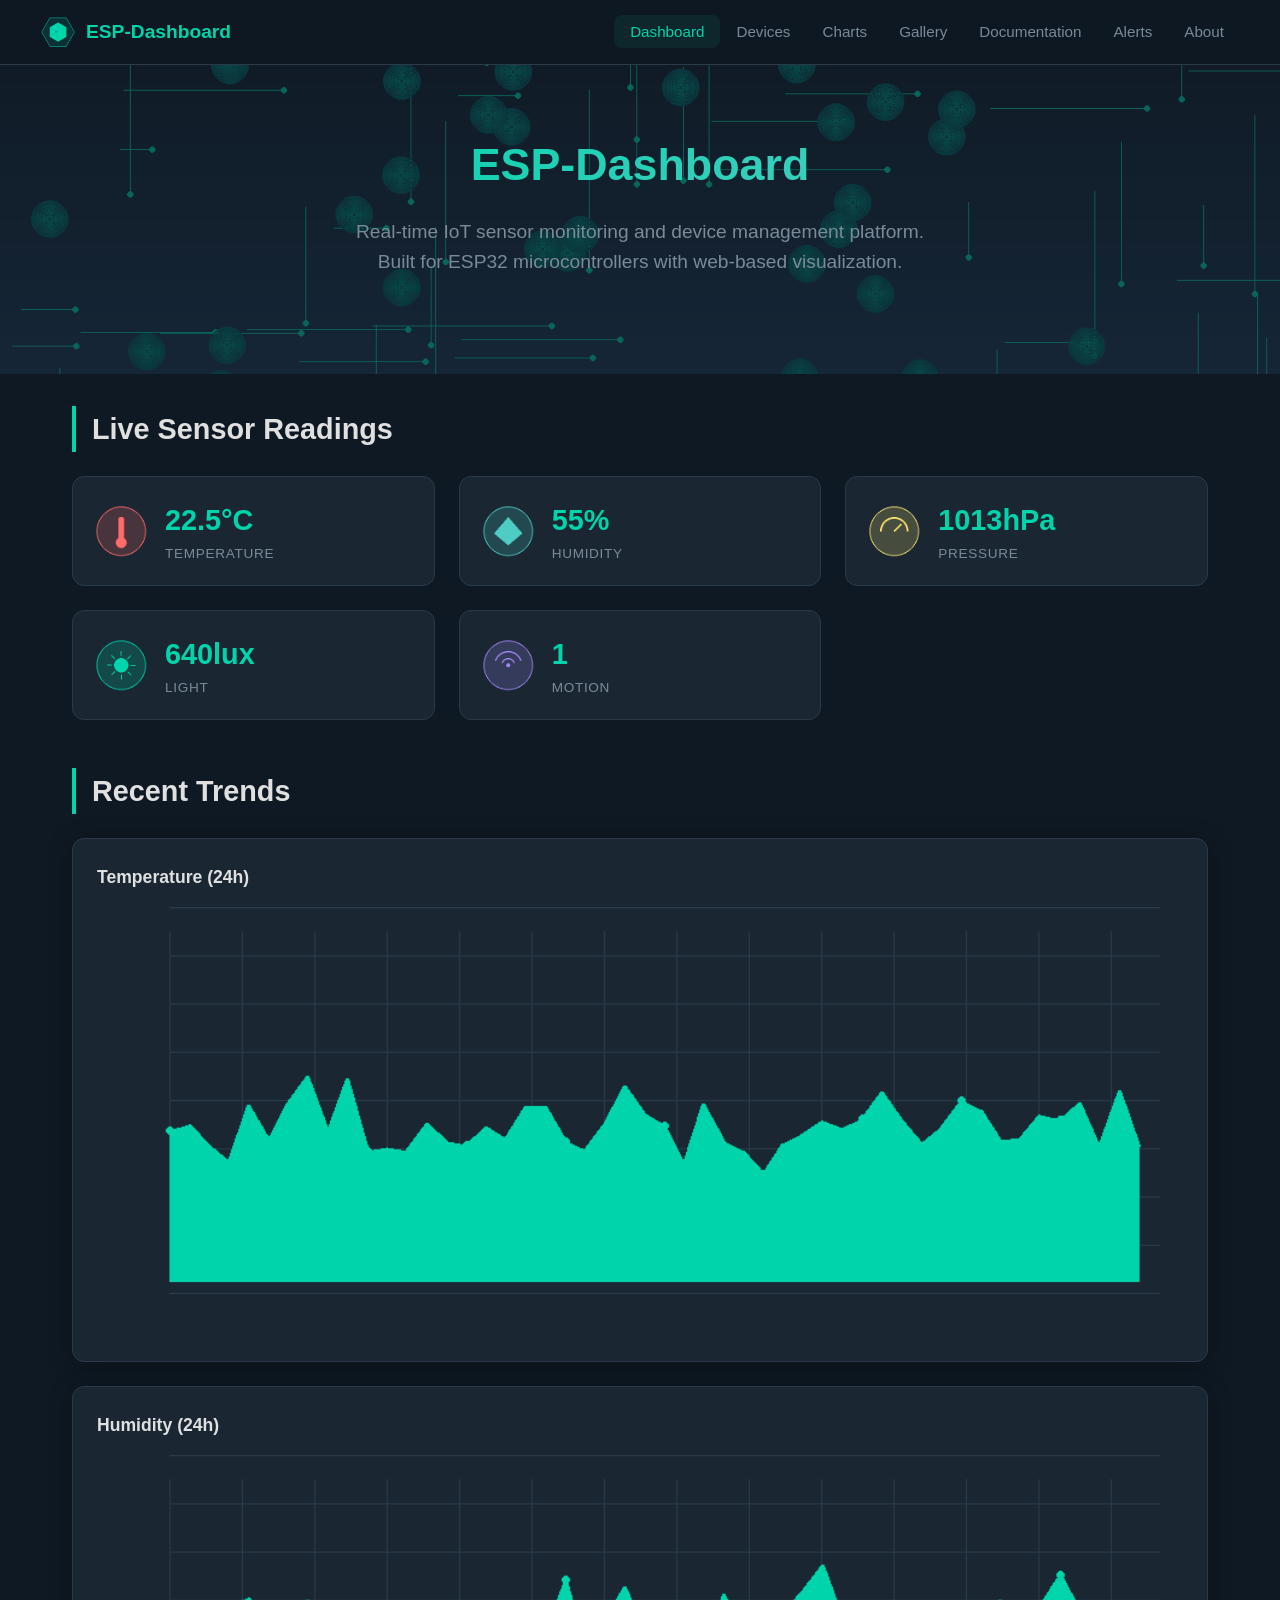
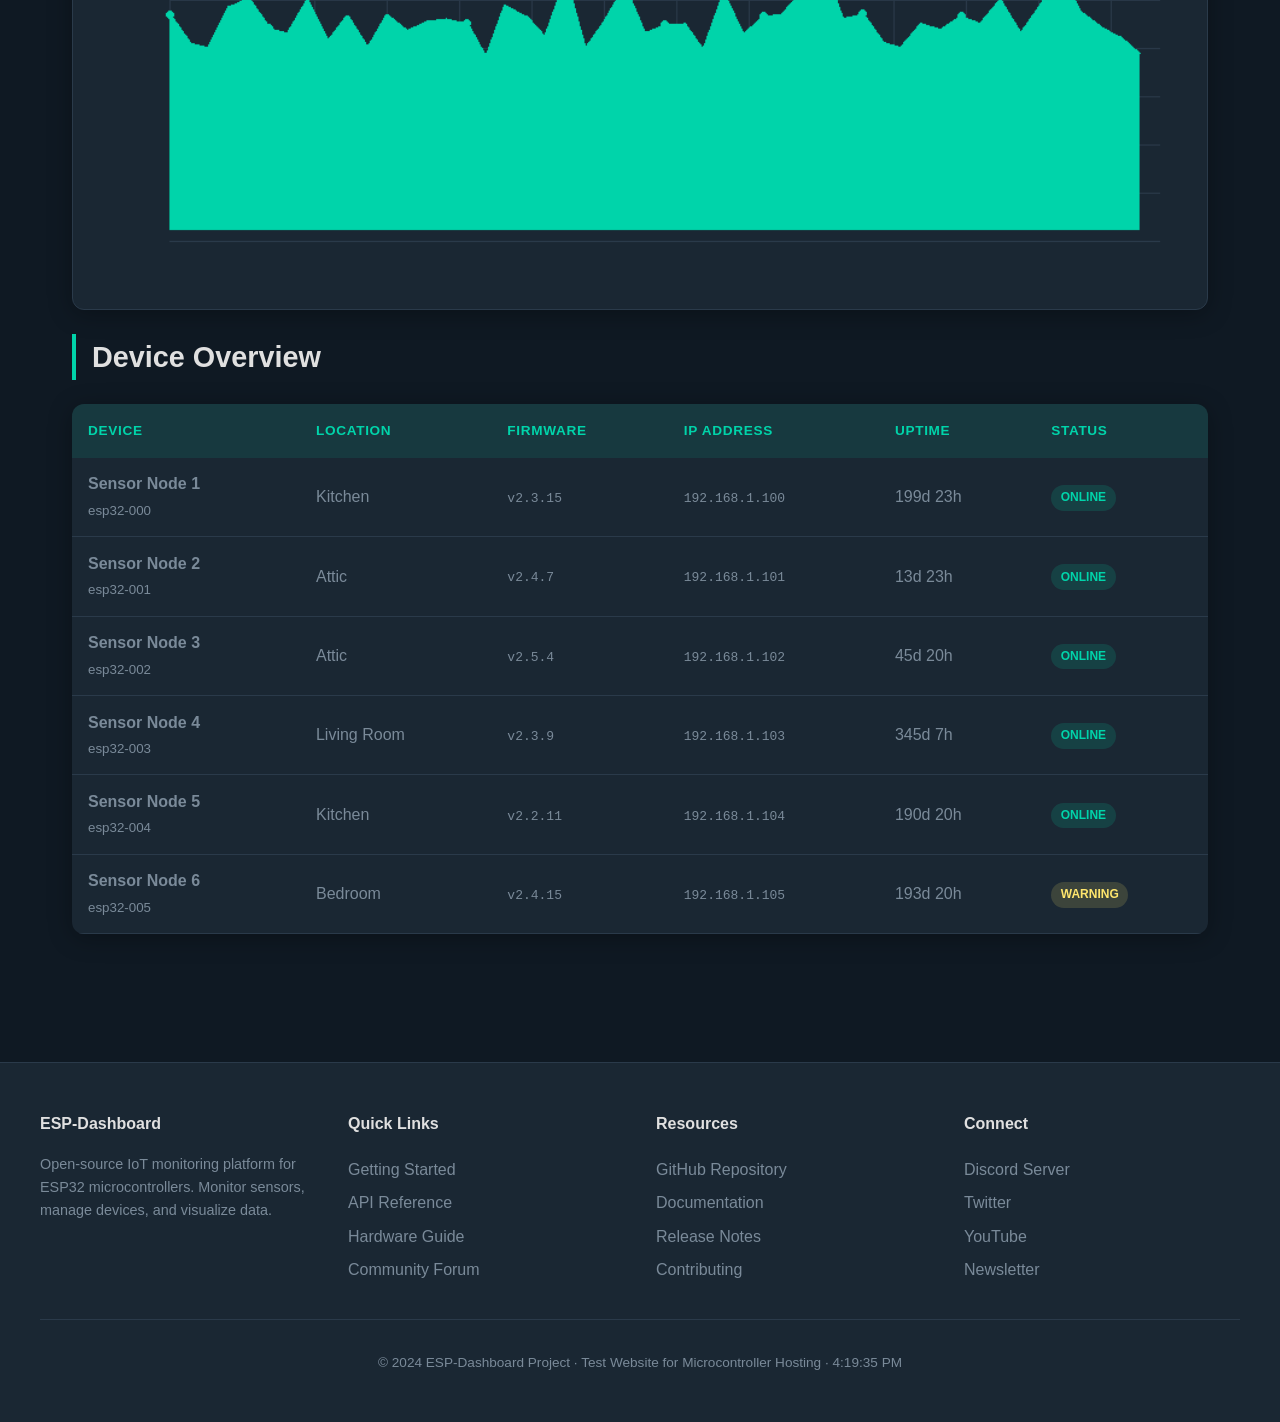
<file: examples/esp32-littlefs-server/test-website/index.html>
<!DOCTYPE html>
<html lang="en">
<head>
    <meta charset="UTF-8">
    <meta name="viewport" content="width=device-width, initial-scale=1.0">
    <title>Dashboard — ESP-Dashboard</title>
    <link rel="stylesheet" href="css/main.css">
    <link rel="icon" href="img/logo.png">
</head>
<body>
<nav class="navbar">
    <div class="navbar-inner">
        <a href="index.html" class="logo">
            <img src="img/logo.png" alt="ESP-Dashboard">
            <span>ESP-Dashboard</span>
        </a>
        <ul class="nav-links">
            <li><a href="index.html">Dashboard</a></li>
            <li><a href="pages/devices.html">Devices</a></li>
            <li><a href="pages/charts.html">Charts</a></li>
            <li><a href="pages/gallery.html">Gallery</a></li>
            <li><a href="pages/docs.html">Documentation</a></li>
            <li><a href="pages/alerts.html">Alerts</a></li>
            <li><a href="pages/about.html">About</a></li>
        </ul>
    </div>
</nav>

<section class="hero">
    <img src="img/hero.png" alt="" class="hero-bg">
    <div class="hero-content">
        <h1>ESP-Dashboard</h1>
        <p>Real-time IoT sensor monitoring and device management platform.
           Built for ESP32 microcontrollers with web-based visualization.</p>
    </div>
</section>

<div class="container">
    <h2 class="section-title">Live Sensor Readings</h2>
    <div class="card-grid">
        <div class="sensor-card">
            <img src="img/icon-temperature.png" alt="temperature">
            <div>
                <div class="value" data-sensor="temperature" data-base="22.5"
                     data-range="3" data-unit="°C">22.5°C</div>
                <div class="label">Temperature</div>
            </div>
        </div>
        <div class="sensor-card">
            <img src="img/icon-humidity.png" alt="humidity">
            <div>
                <div class="value" data-sensor="humidity" data-base="55"
                     data-range="15" data-unit="%">55%</div>
                <div class="label">Humidity</div>
            </div>
        </div>
        <div class="sensor-card">
            <img src="img/icon-pressure.png" alt="pressure">
            <div>
                <div class="value" data-sensor="pressure" data-base="1013"
                     data-range="5" data-unit="hPa">1013hPa</div>
                <div class="label">Pressure</div>
            </div>
        </div>
        <div class="sensor-card">
            <img src="img/icon-light.png" alt="light">
            <div>
                <div class="value" data-sensor="light" data-base="640"
                     data-range="200" data-unit="lux">640lux</div>
                <div class="label">Light</div>
            </div>
        </div>
        <div class="sensor-card">
            <img src="img/icon-motion.png" alt="motion">
            <div>
                <div class="value" data-sensor="motion" data-base="1"
                     data-range="1" data-unit="">1</div>
                <div class="label">Motion</div>
            </div>
        </div>
    </div>

    <h2 class="section-title">Recent Trends</h2>
    <div class="chart-container">
        <h3>Temperature (24h)</h3>
        <img src="img/chart-0.png" alt="Temperature chart">
    </div>
    <div class="chart-container">
        <h3>Humidity (24h)</h3>
        <img src="img/chart-1.png" alt="Humidity chart">
    </div>

    <h2 class="section-title">Device Overview</h2>
    <table class="data-table">
        <thead>
            <tr><th>Device</th><th>Location</th><th>Firmware</th><th>IP Address</th><th>Uptime</th><th>Status</th></tr>
        </thead>
        <tbody>
            <tr>
                <td><strong>Sensor Node 1</strong><br><small style="color:var(--text-dim)">esp32-000</small></td>
                <td>Kitchen</td>
                <td><code>v2.3.15</code></td>
                <td><code>192.168.1.100</code></td>
                <td>199d 23h</td>
                <td><span class="badge badge-info">Online</span></td>
            </tr>
            <tr>
                <td><strong>Sensor Node 2</strong><br><small style="color:var(--text-dim)">esp32-001</small></td>
                <td>Attic</td>
                <td><code>v2.4.7</code></td>
                <td><code>192.168.1.101</code></td>
                <td>13d 23h</td>
                <td><span class="badge badge-info">Online</span></td>
            </tr>
            <tr>
                <td><strong>Sensor Node 3</strong><br><small style="color:var(--text-dim)">esp32-002</small></td>
                <td>Attic</td>
                <td><code>v2.5.4</code></td>
                <td><code>192.168.1.102</code></td>
                <td>45d 20h</td>
                <td><span class="badge badge-info">Online</span></td>
            </tr>
            <tr>
                <td><strong>Sensor Node 4</strong><br><small style="color:var(--text-dim)">esp32-003</small></td>
                <td>Living Room</td>
                <td><code>v2.3.9</code></td>
                <td><code>192.168.1.103</code></td>
                <td>345d 7h</td>
                <td><span class="badge badge-info">Online</span></td>
            </tr>
            <tr>
                <td><strong>Sensor Node 5</strong><br><small style="color:var(--text-dim)">esp32-004</small></td>
                <td>Kitchen</td>
                <td><code>v2.2.11</code></td>
                <td><code>192.168.1.104</code></td>
                <td>190d 20h</td>
                <td><span class="badge badge-info">Online</span></td>
            </tr>
            <tr>
                <td><strong>Sensor Node 6</strong><br><small style="color:var(--text-dim)">esp32-005</small></td>
                <td>Bedroom</td>
                <td><code>v2.4.15</code></td>
                <td><code>192.168.1.105</code></td>
                <td>193d 20h</td>
                <td><span class="badge badge-warning">Warning</span></td>
            </tr>
        </tbody>
    </table>
</div>
<footer class="footer">
    <div class="footer-inner">
        <div>
            <h4>ESP-Dashboard</h4>
            <p style="color: var(--text-dim); font-size: 0.9rem;">
                Open-source IoT monitoring platform for ESP32 microcontrollers.
                Monitor sensors, manage devices, and visualize data.
            </p>
        </div>
        <div>
            <h4>Quick Links</h4>
            <a href="#">Getting Started</a>
            <a href="#">API Reference</a>
            <a href="#">Hardware Guide</a>
            <a href="#">Community Forum</a>
        </div>
        <div>
            <h4>Resources</h4>
            <a href="#">GitHub Repository</a>
            <a href="#">Documentation</a>
            <a href="#">Release Notes</a>
            <a href="#">Contributing</a>
        </div>
        <div>
            <h4>Connect</h4>
            <a href="#">Discord Server</a>
            <a href="#">Twitter</a>
            <a href="#">YouTube</a>
            <a href="#">Newsletter</a>
        </div>
    </div>
    <div class="footer-bottom">
        &copy; 2024 ESP-Dashboard Project &middot; Test Website for Microcontroller Hosting &middot; <span id="live-clock"></span>
    </div>
</footer>
<script src="js/main.js"></script>
<script src="js/utils.js"></script>
</body>
</html>
</file>
<file: examples/esp32-littlefs-server/test-website/css/main.css>
/* ESP-Dashboard Test Site — Main Stylesheet */
:root {
    --bg-dark: #0f1923;
    --bg-card: #1a2733;
    --accent: #00d4aa;
    --accent2: #ff6b6b;
    --accent3: #4ecdc4;
    --accent4: #ffe66d;
    --text: #e0e0e0;
    --text-dim: #7a8a99;
    --border: #2a3a4a;
    --radius: 12px;
    --shadow: 0 4px 24px rgba(0,0,0,0.3);
    --transition: 0.3s cubic-bezier(0.4, 0, 0.2, 1);
}

*, *::before, *::after { box-sizing: border-box; margin: 0; padding: 0; }

html { scroll-behavior: smooth; }

body {
    font-family: 'Segoe UI', -apple-system, BlinkMacSystemFont, sans-serif;
    background: var(--bg-dark);
    color: var(--text);
    line-height: 1.6;
    min-height: 100vh;
}

/* ── Navigation ── */
.navbar {
    position: sticky;
    top: 0;
    z-index: 100;
    background: rgba(15, 25, 35, 0.95);
    backdrop-filter: blur(12px);
    border-bottom: 1px solid var(--border);
    padding: 0 2rem;
}
.navbar-inner {
    max-width: 1200px;
    margin: 0 auto;
    display: flex;
    align-items: center;
    justify-content: space-between;
    height: 64px;
}
.navbar .logo {
    display: flex;
    align-items: center;
    gap: 10px;
    text-decoration: none;
    color: var(--accent);
    font-weight: 700;
    font-size: 1.2rem;
}
.navbar .logo img { height: 36px; width: 36px; }
.nav-links {
    display: flex;
    list-style: none;
    gap: 0;
}
.nav-links a {
    color: var(--text-dim);
    text-decoration: none;
    padding: 0.5rem 1rem;
    border-radius: 8px;
    transition: var(--transition);
    font-size: 0.95rem;
}
.nav-links a:hover, .nav-links a.active {
    color: var(--accent);
    background: rgba(0, 212, 170, 0.08);
}

/* ── Hero ── */
.hero {
    position: relative;
    overflow: hidden;
    padding: 4rem 2rem;
    text-align: center;
}
.hero img.hero-bg {
    position: absolute;
    inset: 0;
    width: 100%;
    height: 100%;
    object-fit: cover;
    opacity: 0.4;
    z-index: 0;
}
.hero-content {
    position: relative;
    z-index: 1;
    max-width: 800px;
    margin: 0 auto;
}
.hero h1 {
    font-size: 2.8rem;
    font-weight: 800;
    margin-bottom: 1rem;
    background: linear-gradient(135deg, var(--accent), var(--accent3));
    -webkit-background-clip: text;
    -webkit-text-fill-color: transparent;
    background-clip: text;
}
.hero p {
    font-size: 1.2rem;
    color: var(--text-dim);
    max-width: 600px;
    margin: 0 auto 2rem;
}

/* ── Layout ── */
.container {
    max-width: 1200px;
    margin: 0 auto;
    padding: 2rem;
}
.section-title {
    font-size: 1.8rem;
    margin-bottom: 1.5rem;
    color: var(--text);
    border-left: 4px solid var(--accent);
    padding-left: 1rem;
}

/* ── Cards ── */
.card-grid {
    display: grid;
    grid-template-columns: repeat(auto-fill, minmax(280px, 1fr));
    gap: 1.5rem;
    margin-bottom: 3rem;
}
.card {
    background: var(--bg-card);
    border: 1px solid var(--border);
    border-radius: var(--radius);
    padding: 1.5rem;
    transition: var(--transition);
    box-shadow: var(--shadow);
}
.card:hover {
    transform: translateY(-4px);
    border-color: var(--accent);
    box-shadow: 0 8px 32px rgba(0, 212, 170, 0.15);
}
.card img {
    width: 100%;
    border-radius: 8px;
    margin-bottom: 1rem;
}
.card h3 {
    color: var(--accent);
    margin-bottom: 0.5rem;
}
.card p { color: var(--text-dim); font-size: 0.95rem; }

/* ── Sensor Cards ── */
.sensor-card {
    display: flex;
    align-items: center;
    gap: 1rem;
    background: var(--bg-card);
    border: 1px solid var(--border);
    border-radius: var(--radius);
    padding: 1.25rem;
    transition: var(--transition);
}
.sensor-card:hover { border-color: var(--accent); }
.sensor-card img { width: 56px; height: 56px; }
.sensor-card .value {
    font-size: 1.8rem;
    font-weight: 700;
    color: var(--accent);
}
.sensor-card .label {
    font-size: 0.85rem;
    color: var(--text-dim);
    text-transform: uppercase;
    letter-spacing: 0.05em;
}

/* ── Table ── */
.data-table {
    width: 100%;
    border-collapse: collapse;
    background: var(--bg-card);
    border-radius: var(--radius);
    overflow: hidden;
    margin-bottom: 2rem;
    box-shadow: var(--shadow);
}
.data-table th {
    background: rgba(0, 212, 170, 0.1);
    color: var(--accent);
    text-align: left;
    padding: 1rem;
    font-weight: 600;
    font-size: 0.85rem;
    text-transform: uppercase;
    letter-spacing: 0.05em;
}
.data-table td {
    padding: 0.85rem 1rem;
    border-bottom: 1px solid var(--border);
    color: var(--text-dim);
}
.data-table tr:hover td { background: rgba(0, 212, 170, 0.03); }

/* ── Status Badges ── */
.badge {
    display: inline-block;
    padding: 0.2rem 0.6rem;
    border-radius: 20px;
    font-size: 0.75rem;
    font-weight: 600;
    text-transform: uppercase;
}
.badge-info { background: rgba(0, 212, 170, 0.15); color: var(--accent); }
.badge-warning { background: rgba(255, 230, 109, 0.15); color: var(--accent4); }
.badge-error { background: rgba(255, 107, 107, 0.15); color: var(--accent2); }
.badge-critical { background: rgba(255, 107, 107, 0.3); color: #ff4444; }

/* ── Charts Section ── */
.chart-container {
    background: var(--bg-card);
    border: 1px solid var(--border);
    border-radius: var(--radius);
    padding: 1.5rem;
    margin-bottom: 1.5rem;
    box-shadow: var(--shadow);
}
.chart-container h3 {
    color: var(--text);
    margin-bottom: 1rem;
    font-size: 1.1rem;
}
.chart-container img {
    width: 100%;
    border-radius: 8px;
}

/* ── Gallery ── */
.gallery {
    display: grid;
    grid-template-columns: repeat(auto-fill, minmax(300px, 1fr));
    gap: 1rem;
    margin-bottom: 3rem;
}
.gallery-item {
    position: relative;
    overflow: hidden;
    border-radius: var(--radius);
    border: 1px solid var(--border);
    transition: var(--transition);
}
.gallery-item:hover {
    transform: scale(1.02);
    border-color: var(--accent);
}
.gallery-item img {
    width: 100%;
    height: 250px;
    object-fit: cover;
    display: block;
}
.gallery-item .caption {
    position: absolute;
    bottom: 0;
    left: 0;
    right: 0;
    background: linear-gradient(transparent, rgba(0,0,0,0.8));
    padding: 2rem 1rem 1rem;
    color: white;
    font-size: 0.9rem;
}

/* ── Documentation ── */
.docs-content {
    display: grid;
    grid-template-columns: 250px 1fr;
    gap: 2rem;
}
.docs-sidebar {
    position: sticky;
    top: 80px;
    height: fit-content;
}
.docs-sidebar a {
    display: block;
    color: var(--text-dim);
    text-decoration: none;
    padding: 0.5rem 1rem;
    border-left: 2px solid var(--border);
    transition: var(--transition);
    font-size: 0.9rem;
}
.docs-sidebar a:hover, .docs-sidebar a.active {
    color: var(--accent);
    border-color: var(--accent);
    background: rgba(0, 212, 170, 0.05);
}
.docs-main { min-width: 0; }
.docs-main h2 { color: var(--accent); margin: 2rem 0 1rem; }
.docs-main h3 { color: var(--text); margin: 1.5rem 0 0.75rem; }
.docs-main p { color: var(--text-dim); margin-bottom: 1rem; }
.docs-main pre {
    background: #0a1219;
    border: 1px solid var(--border);
    border-radius: 8px;
    padding: 1.25rem;
    overflow-x: auto;
    margin-bottom: 1.5rem;
    font-size: 0.9rem;
    line-height: 1.5;
}
.docs-main code {
    color: var(--accent);
    font-family: 'Fira Code', 'Cascadia Code', 'Consolas', monospace;
}

/* ── Footer ── */
.footer {
    background: var(--bg-card);
    border-top: 1px solid var(--border);
    padding: 3rem 2rem;
    margin-top: 4rem;
}
.footer-inner {
    max-width: 1200px;
    margin: 0 auto;
    display: grid;
    grid-template-columns: repeat(auto-fit, minmax(200px, 1fr));
    gap: 2rem;
}
.footer h4 { color: var(--text); margin-bottom: 1rem; }
.footer a {
    display: block;
    color: var(--text-dim);
    text-decoration: none;
    padding: 0.25rem 0;
    transition: var(--transition);
}
.footer a:hover { color: var(--accent); }
.footer-bottom {
    max-width: 1200px;
    margin: 2rem auto 0;
    padding-top: 2rem;
    border-top: 1px solid var(--border);
    text-align: center;
    color: var(--text-dim);
    font-size: 0.85rem;
}

/* ── Responsive ── */
@media (max-width: 768px) {
    .hero h1 { font-size: 2rem; }
    .docs-content { grid-template-columns: 1fr; }
    .docs-sidebar { display: none; }
    .card-grid { grid-template-columns: 1fr; }
    .nav-links { display: none; }
}

/* ── Animations ── */
@keyframes fadeUp {
    from { opacity: 0; transform: translateY(20px); }
    to { opacity: 1; transform: translateY(0); }
}
.animate { animation: fadeUp 0.6s ease forwards; }
</file>
